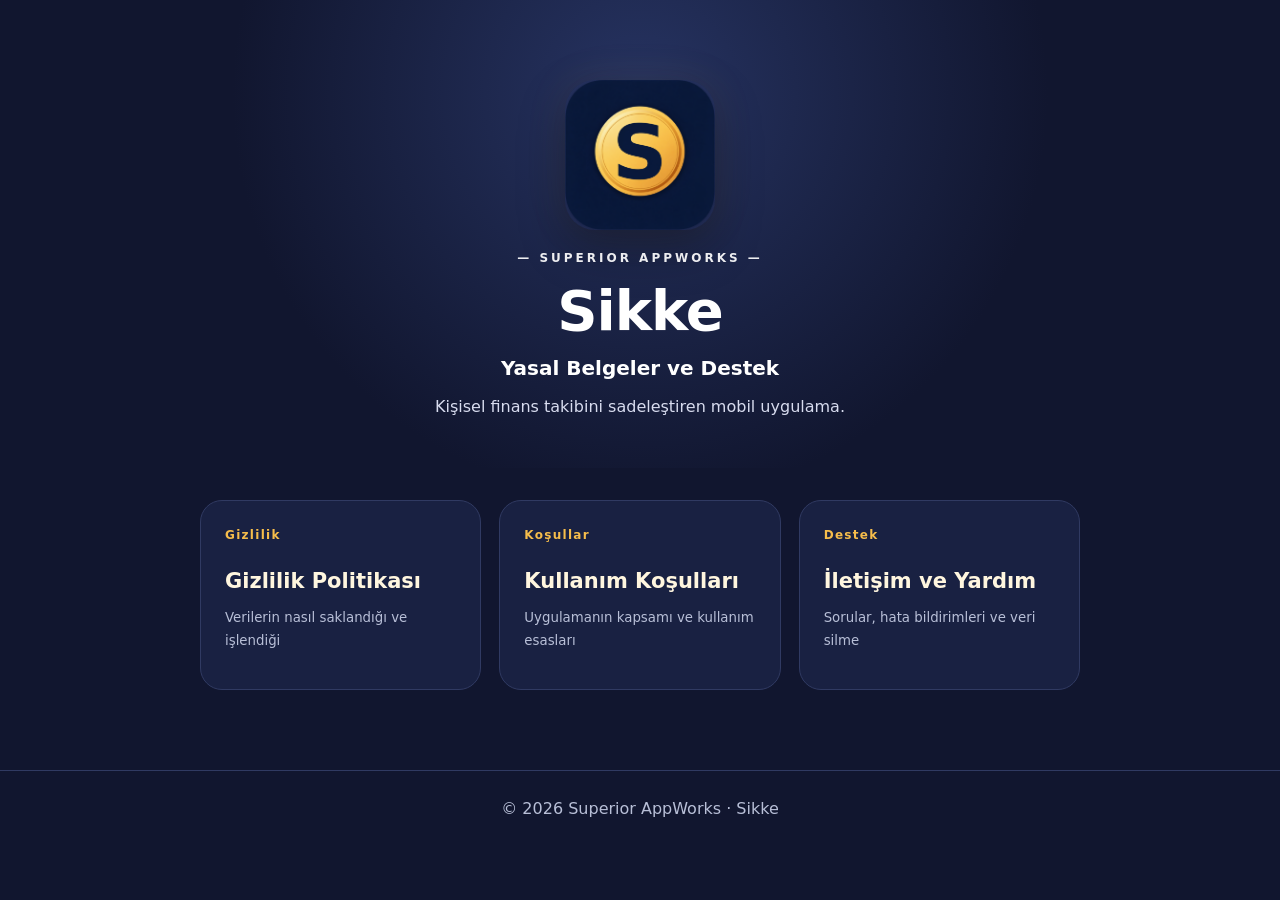
<file: index.html>
<!doctype html>
<html lang="tr">
<head>
  <meta charset="utf-8">
  <meta name="viewport" content="width=device-width,initial-scale=1">
  <meta name="description" content="Sikke uygulaması yasal belgeleri ve destek merkezi">
  <title>Sikke — Yasal Belgeler ve Destek</title>
  <link rel="icon" type="image/png" href="sikke-icon.png?v=2">
  <link rel="apple-touch-icon" href="sikke-icon.png?v=2">
  <meta name="theme-color" content="#11162f">
  <link rel="stylesheet" href="style.css">
</head>
<body>
  <header class="hero">

    <img
      class="hero-icon"
      src="sikke-icon.png"
      alt="Sikke uygulama simgesi"
    >

    <p class="brand">— SUPERIOR APPWORKS —</p>

    <h1>Sikke</h1>

    <p class="hero-title">
      Yasal Belgeler ve Destek
    </p>

    <p class="hero-description">
      Kişisel finans takibini sadeleştiren mobil uygulama.
    </p>

  </header>
  <main class="cards">
    <a class="card" href="privacy.html"><span>Gizlilik</span><strong>Gizlilik Politikası</strong><small>Verilerin nasıl saklandığı ve işlendiği</small></a>
    <a class="card" href="terms.html"><span>Koşullar</span><strong>Kullanım Koşulları</strong><small>Uygulamanın kapsamı ve kullanım esasları</small></a>
    <a class="card" href="support.html"><span>Destek</span><strong>İletişim ve Yardım</strong><small>Sorular, hata bildirimleri ve veri silme</small></a>
  </main>
  <footer>© 2026 Superior AppWorks · Sikke</footer>
</body>
</html>
</file>
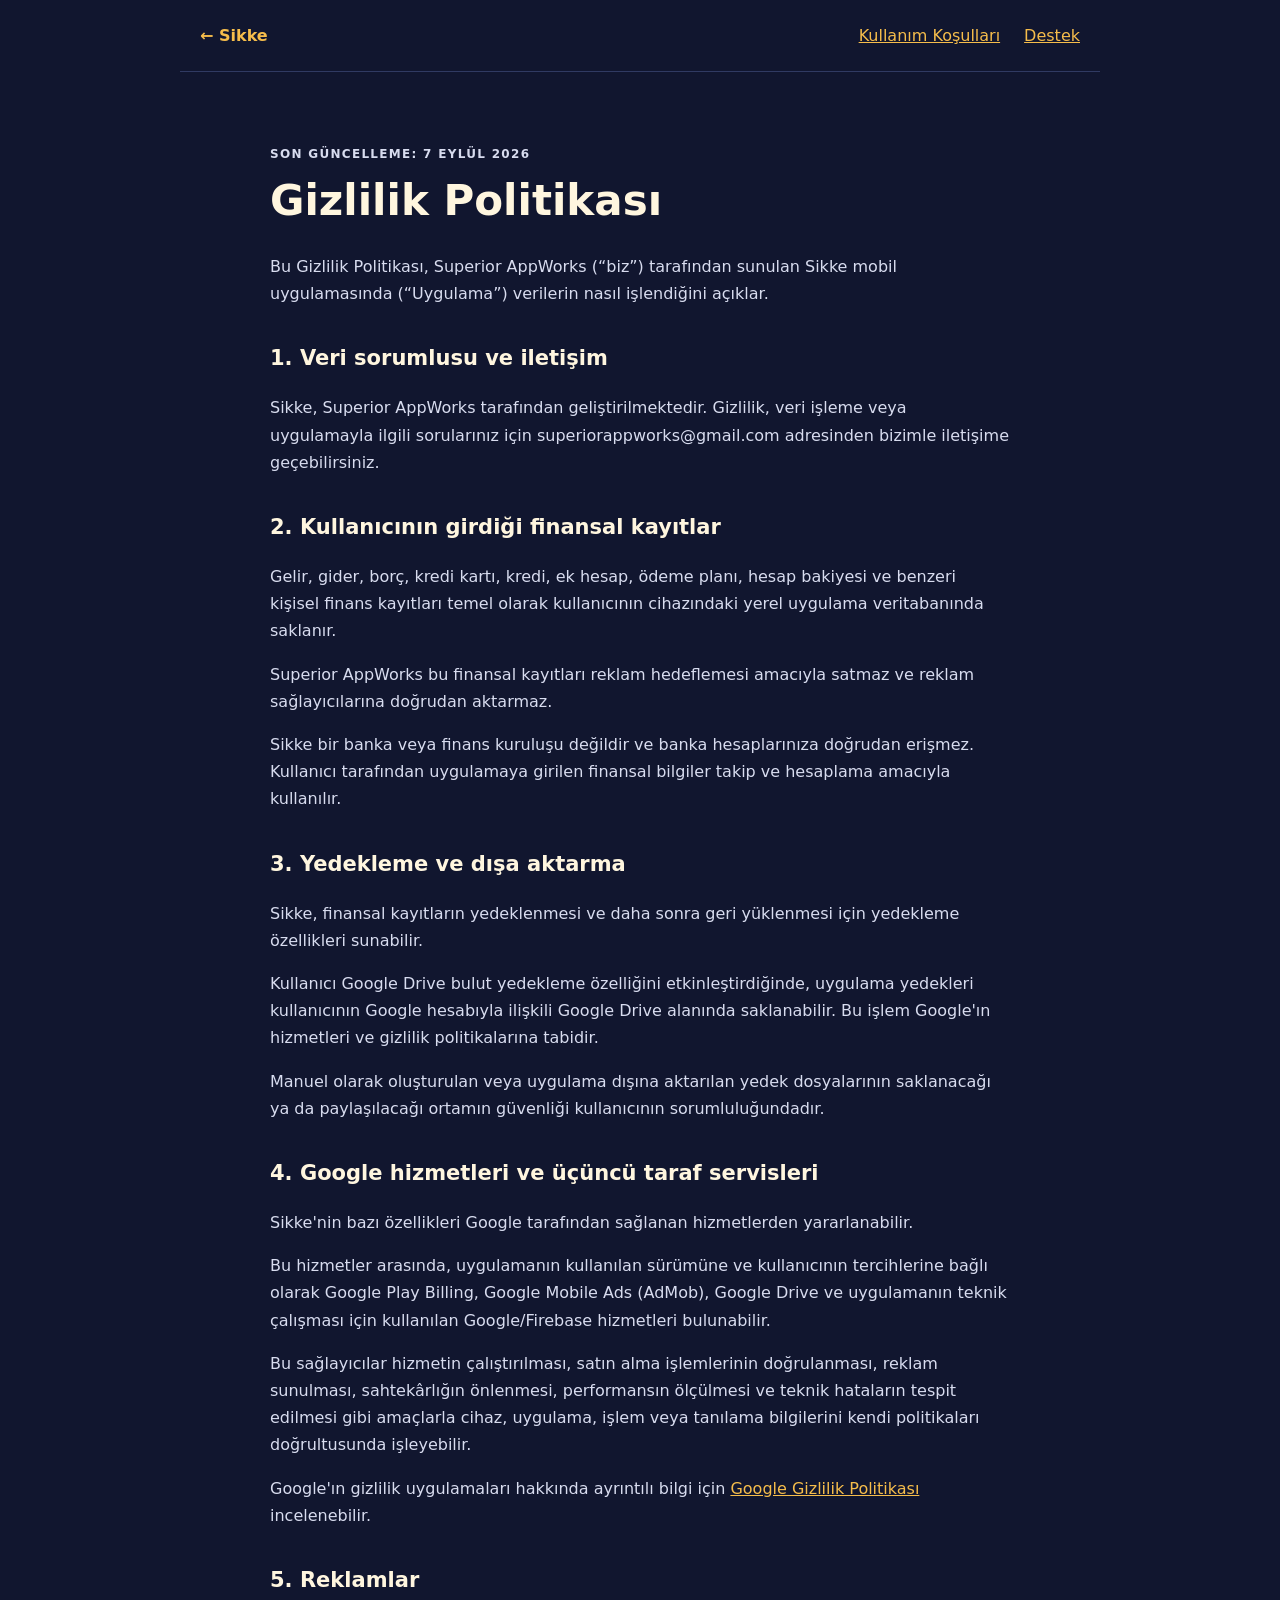
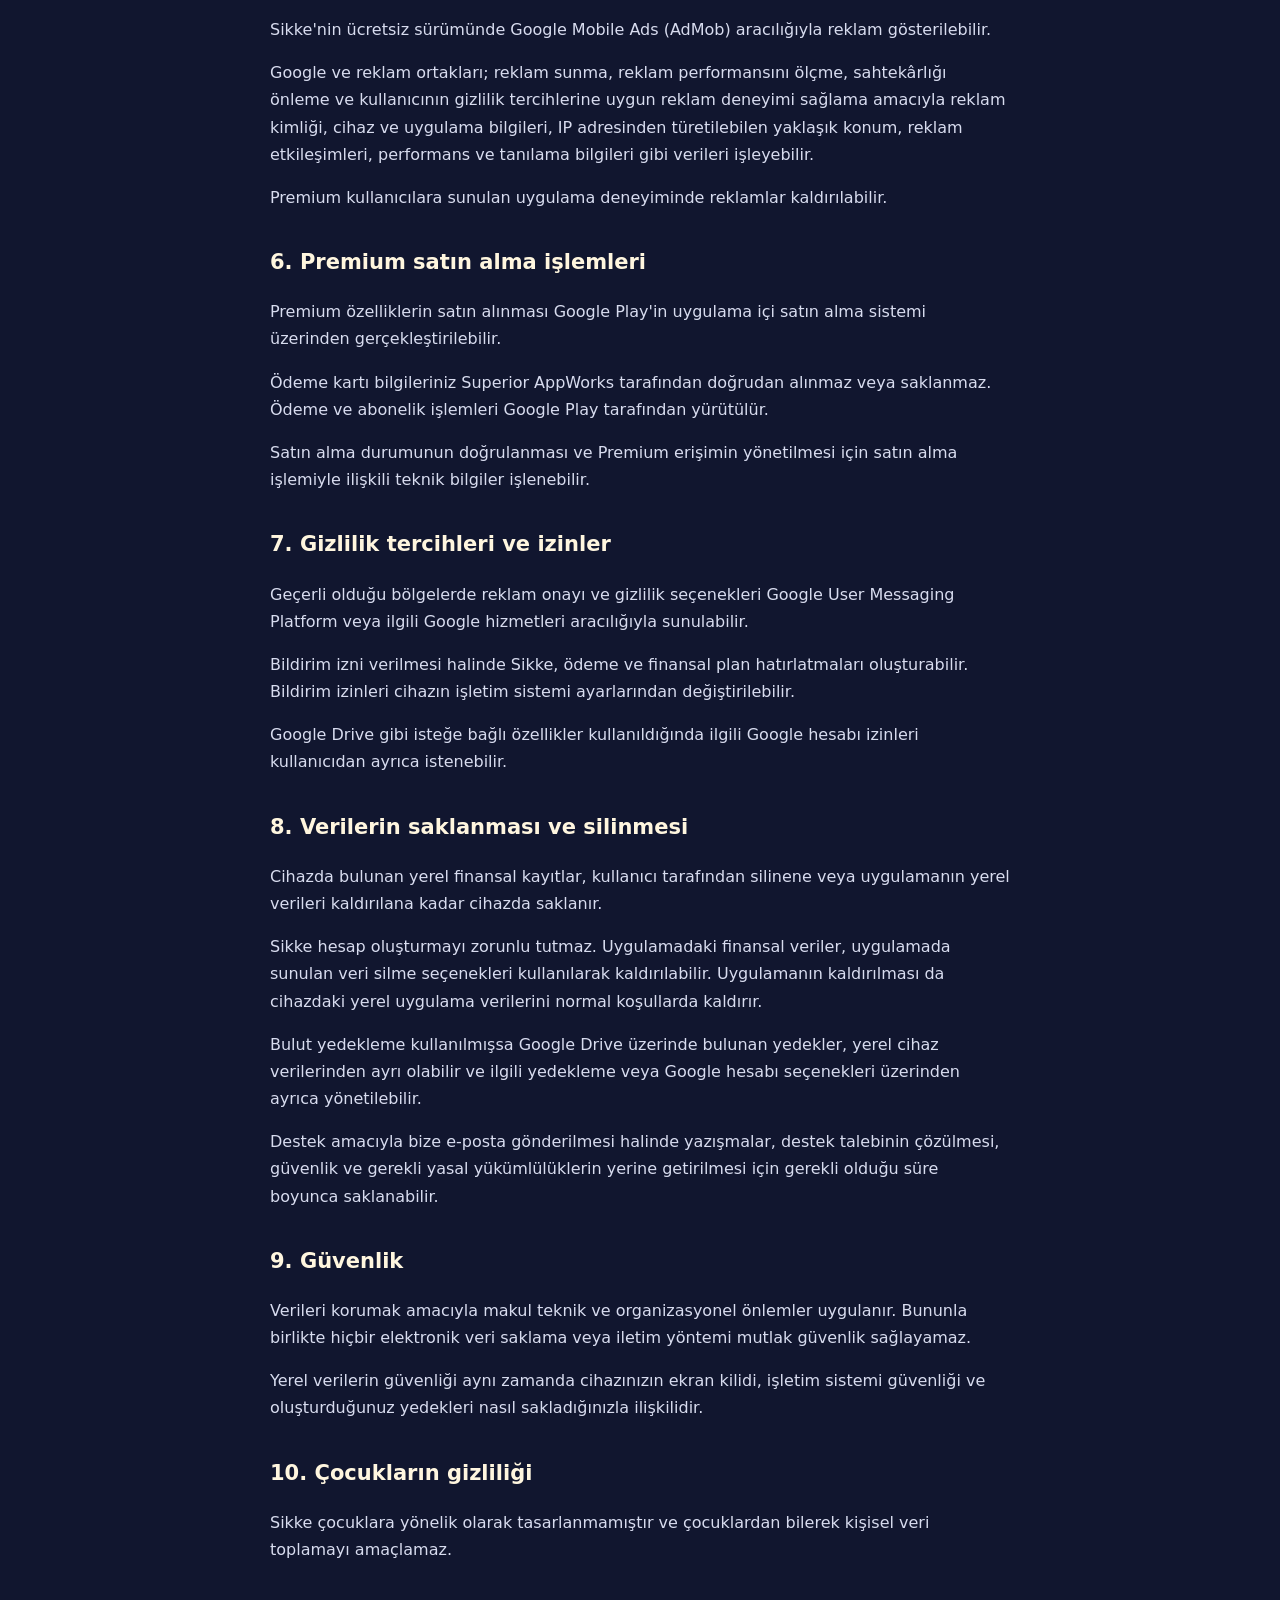
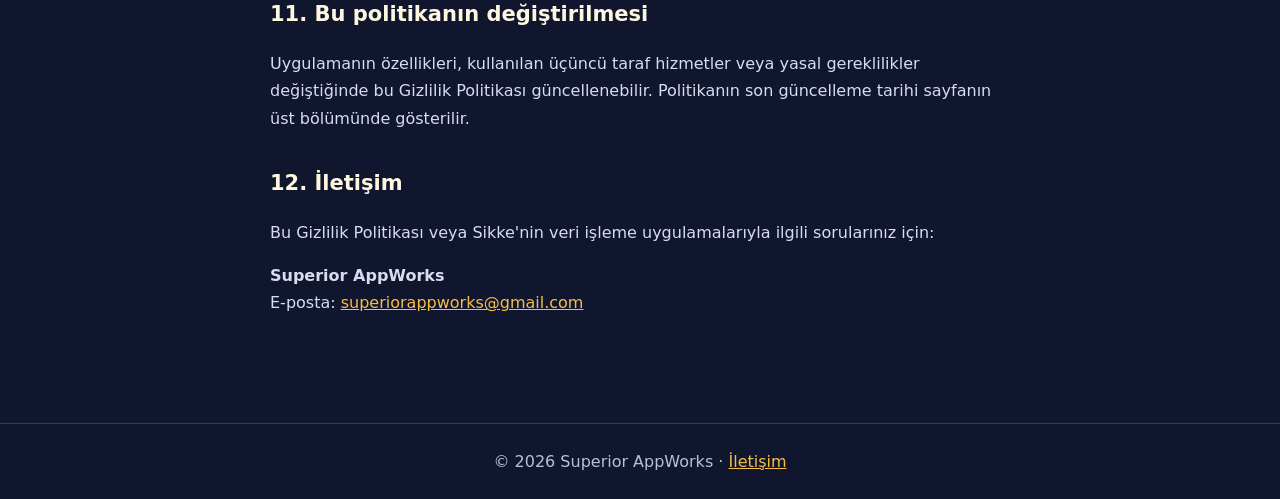
<file: privacy.html>
<!doctype html>
<html lang="tr">
  <head>
    <link rel="icon" type="image/png" href="sikke-icon.png?v=2">
    <link rel="apple-touch-icon" href="sikke-icon.png?v=2">
    <meta name="theme-color" content="#11162f"><meta charset="utf-8"><meta name="viewport" content="width=device-width,initial-scale=1"><title>Sikke Gizlilik Politikası</title><link rel="stylesheet" href="style.css">
  </head>
<body><nav><a href="index.html">← Sikke</a><a href="terms.html">Kullanım Koşulları</a><a href="support.html">Destek</a></nav>
<main class="document">
  <p class="eyebrow">SON GÜNCELLEME: 7 EYLÜL 2026</p>

<h1>Gizlilik Politikası</h1>

<p>
Bu Gizlilik Politikası, Superior AppWorks (“biz”) tarafından sunulan
Sikke mobil uygulamasında (“Uygulama”) verilerin nasıl işlendiğini açıklar.
</p>

<h2>1. Veri sorumlusu ve iletişim</h2>

<p>
Sikke, Superior AppWorks tarafından geliştirilmektedir.
Gizlilik, veri işleme veya uygulamayla ilgili sorularınız için
superiorappworks@gmail.com adresinden bizimle iletişime geçebilirsiniz.
</p>

<h2>2. Kullanıcının girdiği finansal kayıtlar</h2>

<p>
Gelir, gider, borç, kredi kartı, kredi, ek hesap, ödeme planı,
hesap bakiyesi ve benzeri kişisel finans kayıtları temel olarak
kullanıcının cihazındaki yerel uygulama veritabanında saklanır.
</p>

<p>
Superior AppWorks bu finansal kayıtları reklam hedeflemesi amacıyla
satmaz ve reklam sağlayıcılarına doğrudan aktarmaz.
</p>

<p>
Sikke bir banka veya finans kuruluşu değildir ve banka hesaplarınıza
doğrudan erişmez. Kullanıcı tarafından uygulamaya girilen finansal
bilgiler takip ve hesaplama amacıyla kullanılır.
</p>

<h2>3. Yedekleme ve dışa aktarma</h2>

<p>
Sikke, finansal kayıtların yedeklenmesi ve daha sonra geri yüklenmesi
için yedekleme özellikleri sunabilir.
</p>

<p>
Kullanıcı Google Drive bulut yedekleme özelliğini etkinleştirdiğinde,
uygulama yedekleri kullanıcının Google hesabıyla ilişkili Google Drive
alanında saklanabilir. Bu işlem Google'ın hizmetleri ve gizlilik
politikalarına tabidir.
</p>

<p>
Manuel olarak oluşturulan veya uygulama dışına aktarılan yedek
dosyalarının saklanacağı ya da paylaşılacağı ortamın güvenliği
kullanıcının sorumluluğundadır.
</p>

<h2>4. Google hizmetleri ve üçüncü taraf servisleri</h2>

<p>
Sikke'nin bazı özellikleri Google tarafından sağlanan hizmetlerden
yararlanabilir.
</p>

<p>
Bu hizmetler arasında, uygulamanın kullanılan sürümüne ve kullanıcının
tercihlerine bağlı olarak Google Play Billing, Google Mobile Ads
(AdMob), Google Drive ve uygulamanın teknik çalışması için kullanılan
Google/Firebase hizmetleri bulunabilir.
</p>

<p>
Bu sağlayıcılar hizmetin çalıştırılması, satın alma işlemlerinin
doğrulanması, reklam sunulması, sahtekârlığın önlenmesi, performansın
ölçülmesi ve teknik hataların tespit edilmesi gibi amaçlarla cihaz,
uygulama, işlem veya tanılama bilgilerini kendi politikaları
doğrultusunda işleyebilir.
</p>

<p>
Google'ın gizlilik uygulamaları hakkında ayrıntılı bilgi için
<a href="https://policies.google.com/privacy" target="_blank"
rel="noopener noreferrer">Google Gizlilik Politikası</a>
incelenebilir.
</p>

<h2>5. Reklamlar</h2>

<p>
Sikke'nin ücretsiz sürümünde Google Mobile Ads (AdMob) aracılığıyla
reklam gösterilebilir.
</p>

<p>
Google ve reklam ortakları; reklam sunma, reklam performansını ölçme,
sahtekârlığı önleme ve kullanıcının gizlilik tercihlerine uygun reklam
deneyimi sağlama amacıyla reklam kimliği, cihaz ve uygulama bilgileri,
IP adresinden türetilebilen yaklaşık konum, reklam etkileşimleri,
performans ve tanılama bilgileri gibi verileri işleyebilir.
</p>

<p>
Premium kullanıcılara sunulan uygulama deneyiminde reklamlar
kaldırılabilir.
</p>

<h2>6. Premium satın alma işlemleri</h2>

<p>
Premium özelliklerin satın alınması Google Play'in uygulama içi satın
alma sistemi üzerinden gerçekleştirilebilir.
</p>

<p>
Ödeme kartı bilgileriniz Superior AppWorks tarafından doğrudan
alınmaz veya saklanmaz. Ödeme ve abonelik işlemleri Google Play
tarafından yürütülür.
</p>

<p>
Satın alma durumunun doğrulanması ve Premium erişimin yönetilmesi için
satın alma işlemiyle ilişkili teknik bilgiler işlenebilir.
</p>

<h2>7. Gizlilik tercihleri ve izinler</h2>

<p>
Geçerli olduğu bölgelerde reklam onayı ve gizlilik seçenekleri
Google User Messaging Platform veya ilgili Google hizmetleri
aracılığıyla sunulabilir.
</p>

<p>
Bildirim izni verilmesi halinde Sikke, ödeme ve finansal plan
hatırlatmaları oluşturabilir. Bildirim izinleri cihazın işletim sistemi
ayarlarından değiştirilebilir.
</p>

<p>
Google Drive gibi isteğe bağlı özellikler kullanıldığında ilgili
Google hesabı izinleri kullanıcıdan ayrıca istenebilir.
</p>

<h2>8. Verilerin saklanması ve silinmesi</h2>

<p>
Cihazda bulunan yerel finansal kayıtlar, kullanıcı tarafından
silinene veya uygulamanın yerel verileri kaldırılana kadar cihazda
saklanır.
</p>

<p>
Sikke hesap oluşturmayı zorunlu tutmaz. Uygulamadaki finansal veriler,
uygulamada sunulan veri silme seçenekleri kullanılarak kaldırılabilir.
Uygulamanın kaldırılması da cihazdaki yerel uygulama verilerini
normal koşullarda kaldırır.
</p>

<p>
Bulut yedekleme kullanılmışsa Google Drive üzerinde bulunan yedekler,
yerel cihaz verilerinden ayrı olabilir ve ilgili yedekleme veya Google
hesabı seçenekleri üzerinden ayrıca yönetilebilir.
</p>

<p>
Destek amacıyla bize e-posta gönderilmesi halinde yazışmalar, destek
talebinin çözülmesi, güvenlik ve gerekli yasal yükümlülüklerin yerine
getirilmesi için gerekli olduğu süre boyunca saklanabilir.
</p>

<h2>9. Güvenlik</h2>

<p>
Verileri korumak amacıyla makul teknik ve organizasyonel önlemler
uygulanır. Bununla birlikte hiçbir elektronik veri saklama veya
iletim yöntemi mutlak güvenlik sağlayamaz.
</p>

<p>
Yerel verilerin güvenliği aynı zamanda cihazınızın ekran kilidi,
işletim sistemi güvenliği ve oluşturduğunuz yedekleri nasıl
sakladığınızla ilişkilidir.
</p>

<h2>10. Çocukların gizliliği</h2>

<p>
Sikke çocuklara yönelik olarak tasarlanmamıştır ve çocuklardan bilerek
kişisel veri toplamayı amaçlamaz.
</p>

<h2>11. Bu politikanın değiştirilmesi</h2>

<p>
Uygulamanın özellikleri, kullanılan üçüncü taraf hizmetler veya yasal
gereklilikler değiştiğinde bu Gizlilik Politikası güncellenebilir.
Politikanın son güncelleme tarihi sayfanın üst bölümünde gösterilir.
</p>

<h2>12. İletişim</h2>

<p>
Bu Gizlilik Politikası veya Sikke'nin veri işleme uygulamalarıyla
ilgili sorularınız için:
</p>

<p>
<strong>Superior AppWorks</strong><br>
E-posta:
<a href="mailto:superiorappworks@gmail.com">
superiorappworks@gmail.com
</a>
</p>
</main><footer>© 2026 Superior AppWorks · <a href="support.html">İletişim</a></footer></body></html>
</file>
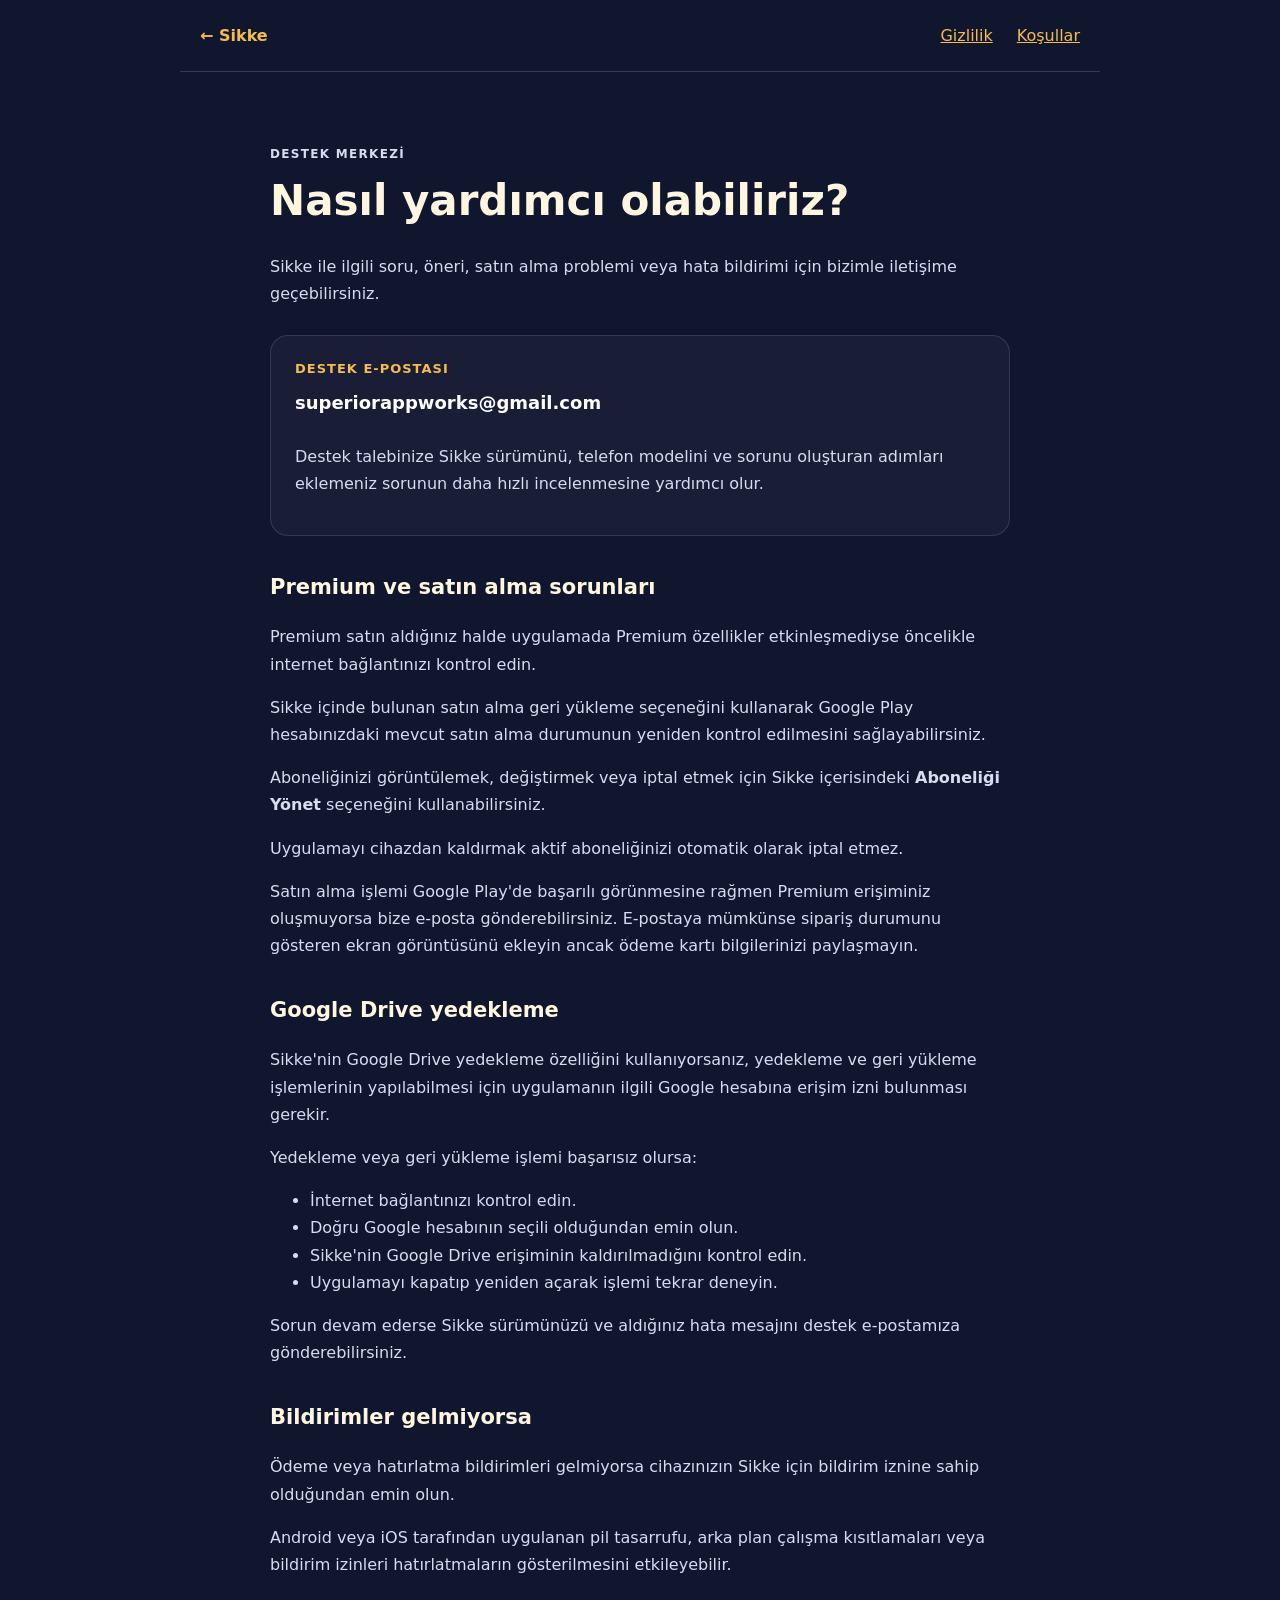
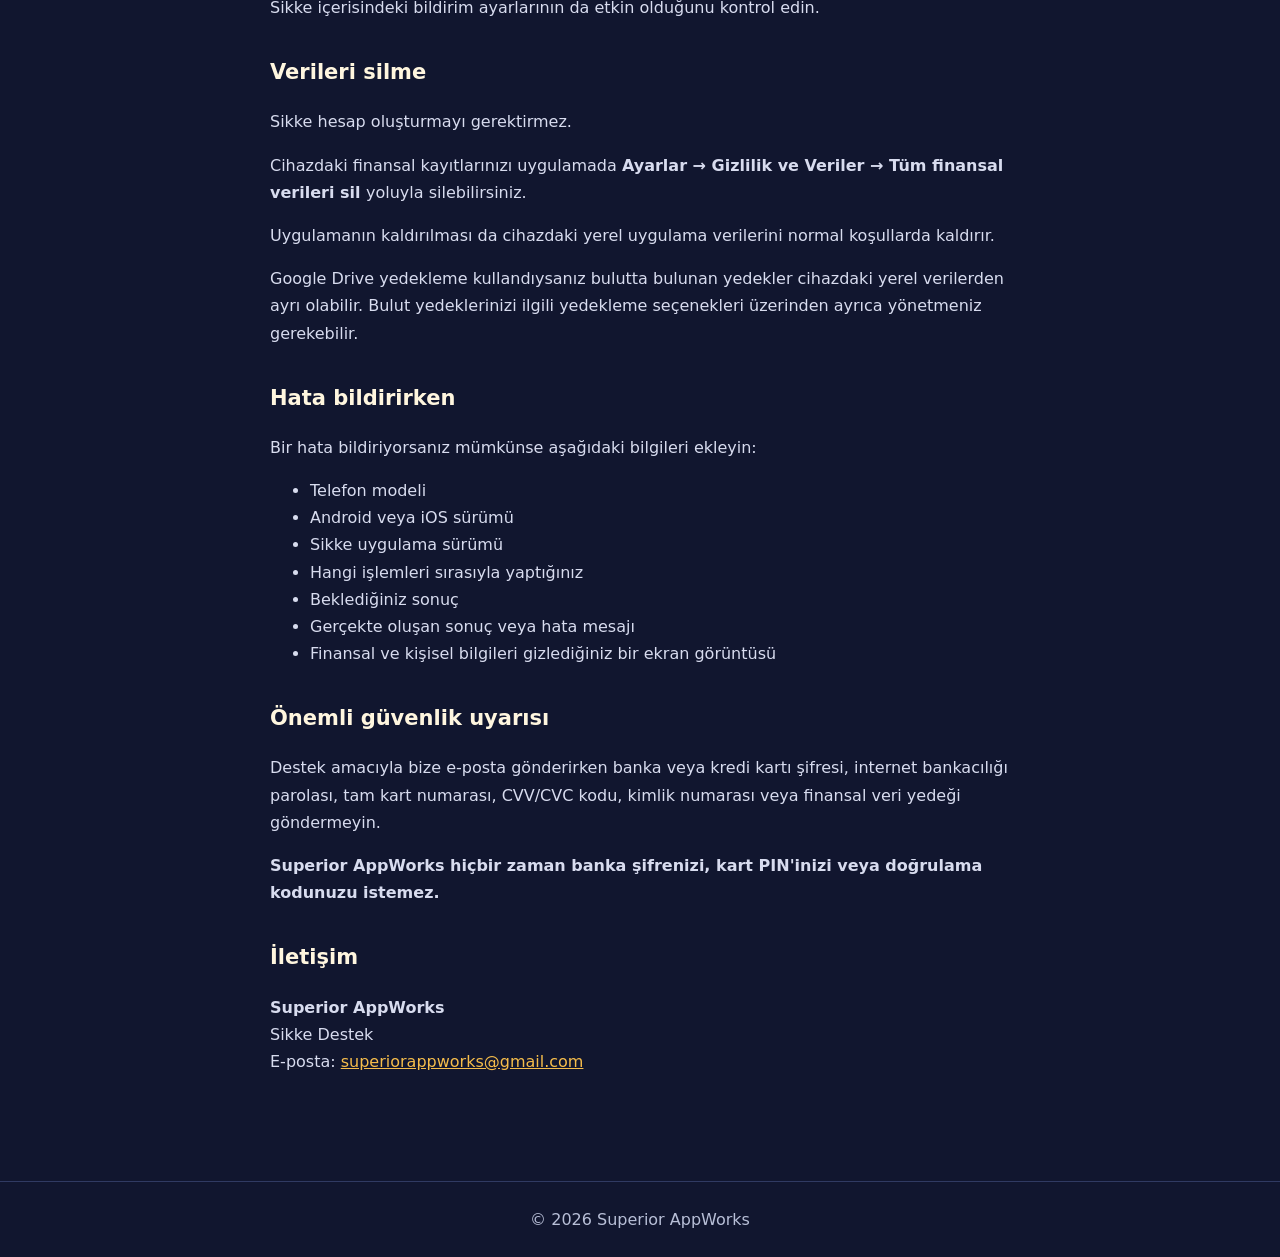
<file: support.html>
<!doctype html>
<html lang="tr">
  <head>
    <meta charset="utf-8"><meta name="viewport" content="width=device-width,initial-scale=1"><title>Sikke Destek</title><link rel="stylesheet" href="style.css">
    <link rel="icon" type="image/png" href="sikke-icon.png?v=2">
    <link rel="apple-touch-icon" href="sikke-icon.png?v=2">
    <meta name="theme-color" content="#11162f">
  </head>
<body><nav><a href="index.html">← Sikke</a><a href="privacy.html">Gizlilik</a><a href="terms.html">Koşullar</a></nav>
<main class="document"><p class="eyebrow">DESTEK MERKEZİ</p>

<h1>Nasıl yardımcı olabiliriz?</h1>

<p>
Sikke ile ilgili soru, öneri, satın alma problemi veya hata bildirimi
için bizimle iletişime geçebilirsiniz.
</p>

<div class="support-box">
  <strong>Destek e-postası</strong>
  <a href="mailto:superiorappworks@gmail.com">
    superiorappworks@gmail.com
  </a>

  <p>
    Destek talebinize Sikke sürümünü, telefon modelini ve sorunu
    oluşturan adımları eklemeniz sorunun daha hızlı incelenmesine
    yardımcı olur.
  </p>
</div>


<h2>Premium ve satın alma sorunları</h2>

<p>
Premium satın aldığınız halde uygulamada Premium özellikler
etkinleşmediyse öncelikle internet bağlantınızı kontrol edin.
</p>

<p>
Sikke içinde bulunan satın alma geri yükleme seçeneğini kullanarak
Google Play hesabınızdaki mevcut satın alma durumunun yeniden
kontrol edilmesini sağlayabilirsiniz.
</p>

<p>
Aboneliğinizi görüntülemek, değiştirmek veya iptal etmek için
Sikke içerisindeki <strong>Aboneliği Yönet</strong> seçeneğini
kullanabilirsiniz.
</p>

<p>
Uygulamayı cihazdan kaldırmak aktif aboneliğinizi otomatik olarak
iptal etmez.
</p>

<p>
Satın alma işlemi Google Play'de başarılı görünmesine rağmen
Premium erişiminiz oluşmuyorsa bize e-posta gönderebilirsiniz.
E-postaya mümkünse sipariş durumunu gösteren ekran görüntüsünü
ekleyin ancak ödeme kartı bilgilerinizi paylaşmayın.
</p>


<h2>Google Drive yedekleme</h2>

<p>
Sikke'nin Google Drive yedekleme özelliğini kullanıyorsanız,
yedekleme ve geri yükleme işlemlerinin yapılabilmesi için
uygulamanın ilgili Google hesabına erişim izni bulunması gerekir.
</p>

<p>
Yedekleme veya geri yükleme işlemi başarısız olursa:
</p>

<ul>
  <li>İnternet bağlantınızı kontrol edin.</li>
  <li>Doğru Google hesabının seçili olduğundan emin olun.</li>
  <li>Sikke'nin Google Drive erişiminin kaldırılmadığını kontrol edin.</li>
  <li>Uygulamayı kapatıp yeniden açarak işlemi tekrar deneyin.</li>
</ul>

<p>
Sorun devam ederse Sikke sürümünüzü ve aldığınız hata mesajını
destek e-postamıza gönderebilirsiniz.
</p>


<h2>Bildirimler gelmiyorsa</h2>

<p>
Ödeme veya hatırlatma bildirimleri gelmiyorsa cihazınızın
Sikke için bildirim iznine sahip olduğundan emin olun.
</p>

<p>
Android veya iOS tarafından uygulanan pil tasarrufu, arka plan
çalışma kısıtlamaları veya bildirim izinleri hatırlatmaların
gösterilmesini etkileyebilir.
</p>

<p>
Sikke içerisindeki bildirim ayarlarının da etkin olduğunu kontrol edin.
</p>


<h2>Verileri silme</h2>

<p>
Sikke hesap oluşturmayı gerektirmez.
</p>

<p>
Cihazdaki finansal kayıtlarınızı uygulamada
<strong>
Ayarlar → Gizlilik ve Veriler → Tüm finansal verileri sil
</strong>
yoluyla silebilirsiniz.
</p>

<p>
Uygulamanın kaldırılması da cihazdaki yerel uygulama verilerini
normal koşullarda kaldırır.
</p>

<p>
Google Drive yedekleme kullandıysanız bulutta bulunan yedekler
cihazdaki yerel verilerden ayrı olabilir. Bulut yedeklerinizi
ilgili yedekleme seçenekleri üzerinden ayrıca yönetmeniz gerekebilir.
</p>


<h2>Hata bildirirken</h2>

<p>
Bir hata bildiriyorsanız mümkünse aşağıdaki bilgileri ekleyin:
</p>

<ul>
  <li>Telefon modeli</li>
  <li>Android veya iOS sürümü</li>
  <li>Sikke uygulama sürümü</li>
  <li>Hangi işlemleri sırasıyla yaptığınız</li>
  <li>Beklediğiniz sonuç</li>
  <li>Gerçekte oluşan sonuç veya hata mesajı</li>
  <li>
    Finansal ve kişisel bilgileri gizlediğiniz bir ekran görüntüsü
  </li>
</ul>


<h2>Önemli güvenlik uyarısı</h2>

<p>
Destek amacıyla bize e-posta gönderirken banka veya kredi kartı
şifresi, internet bankacılığı parolası, tam kart numarası, CVV/CVC
kodu, kimlik numarası veya finansal veri yedeği göndermeyin.
</p>

<p>
<strong>
Superior AppWorks hiçbir zaman banka şifrenizi, kart PIN'inizi
veya doğrulama kodunuzu istemez.
</strong>
</p>


<h2>İletişim</h2>

<p>
<strong>Superior AppWorks</strong><br>
Sikke Destek<br>
E-posta:
<a href="mailto:superiorappworks@gmail.com">
  superiorappworks@gmail.com
</a>
</p>
</main><footer>© 2026 Superior AppWorks</footer></body></html>
</file>
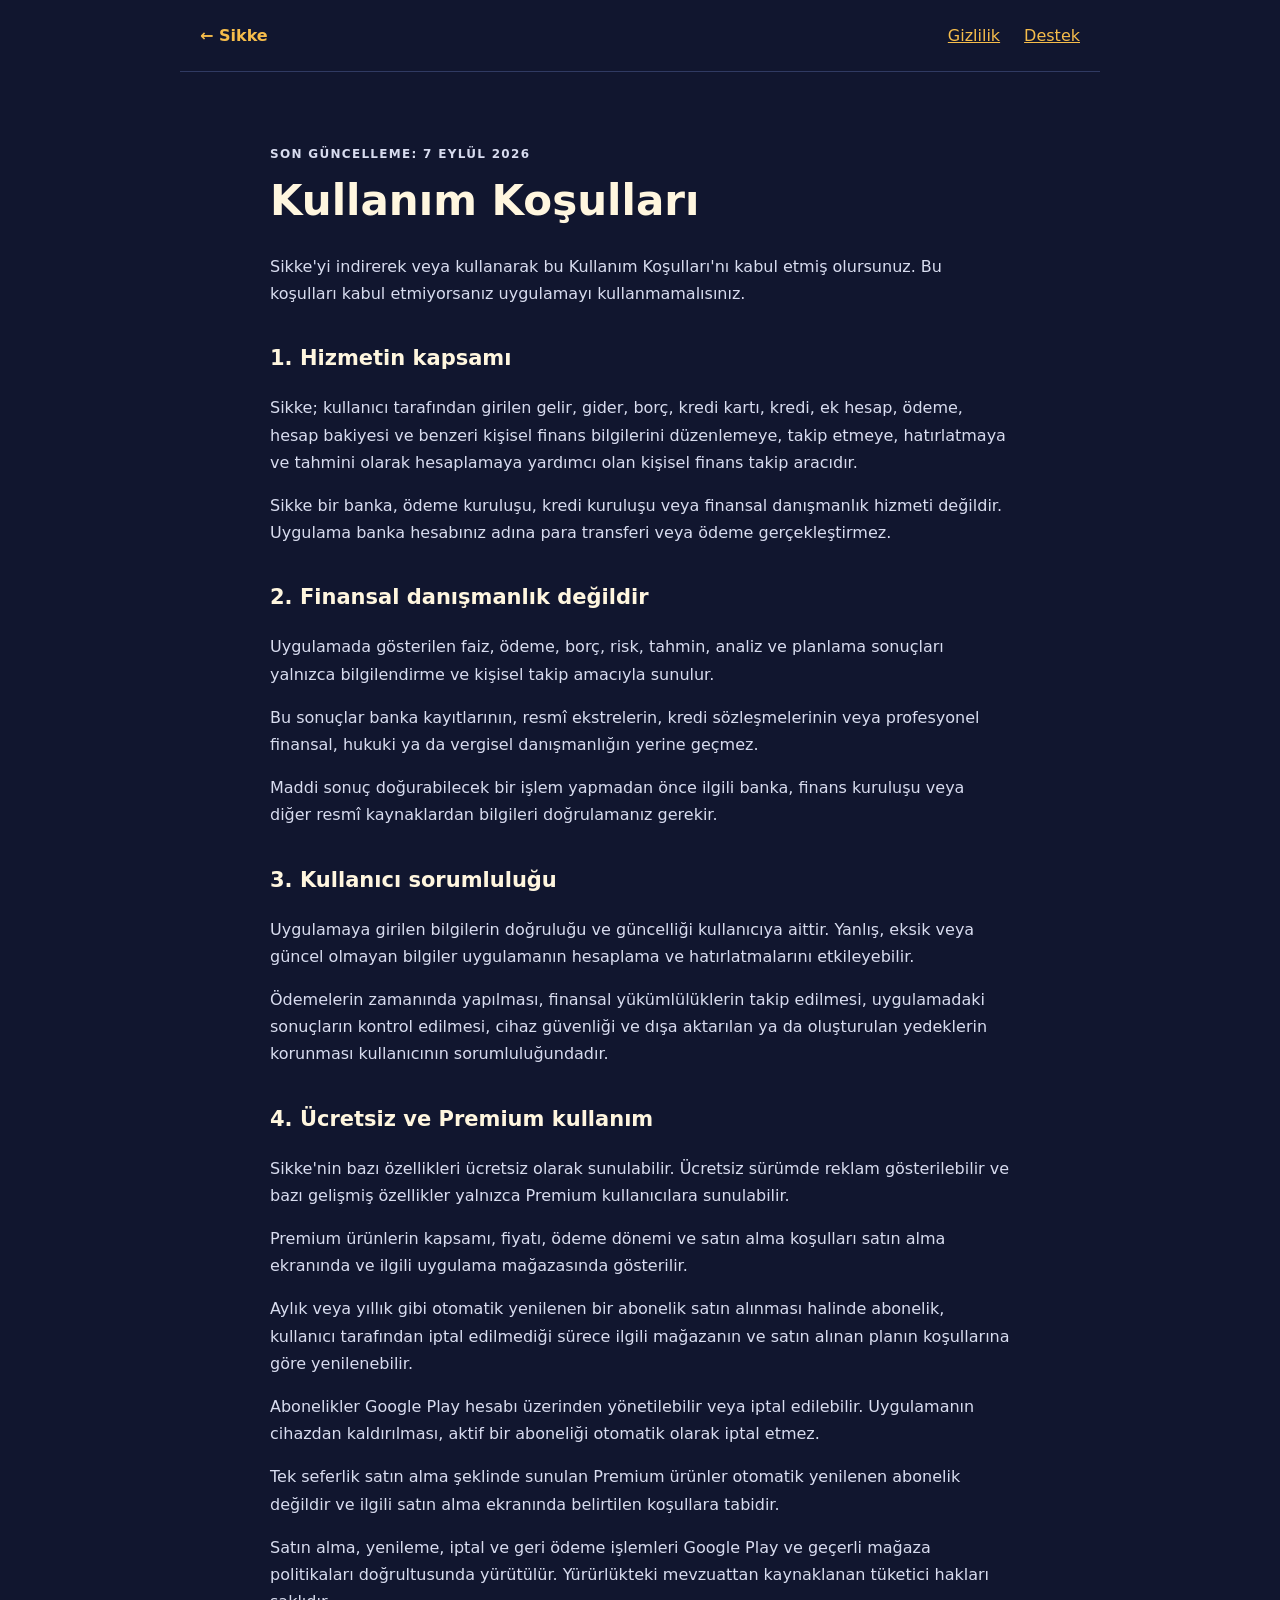
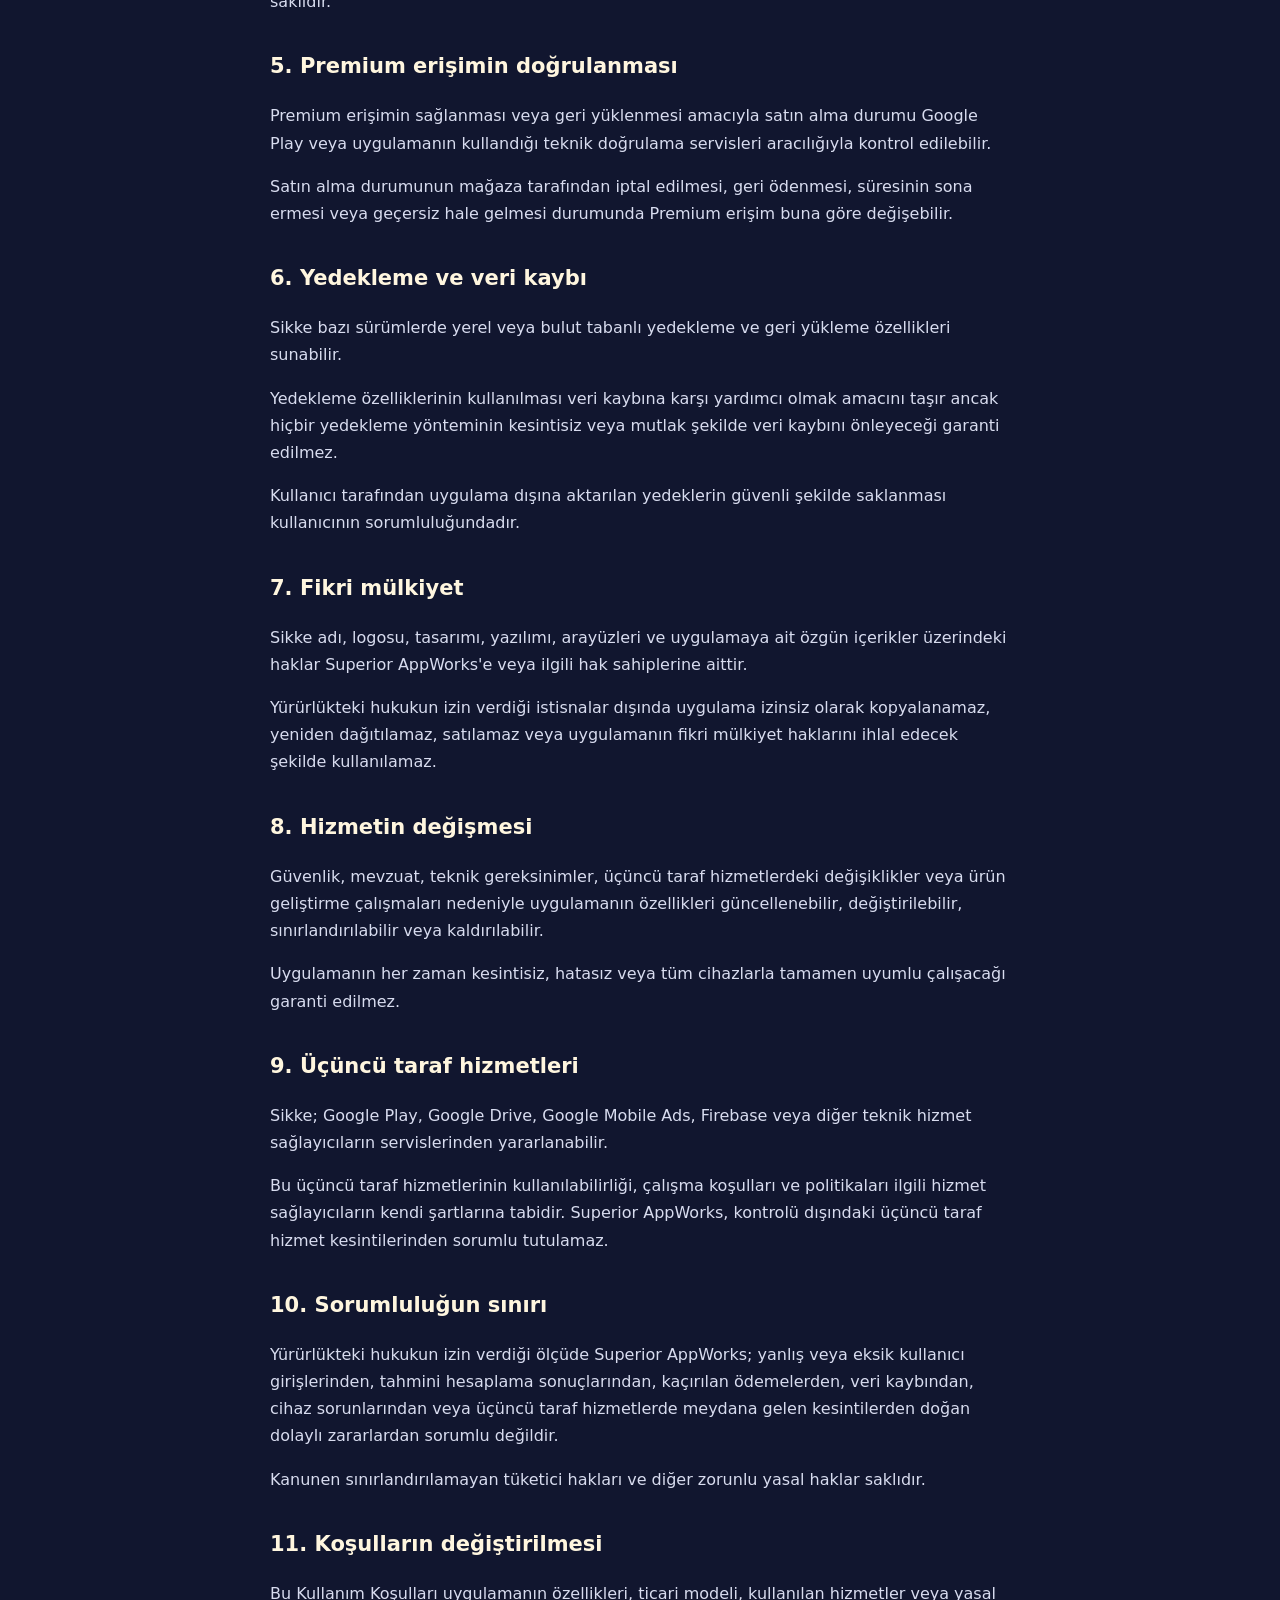
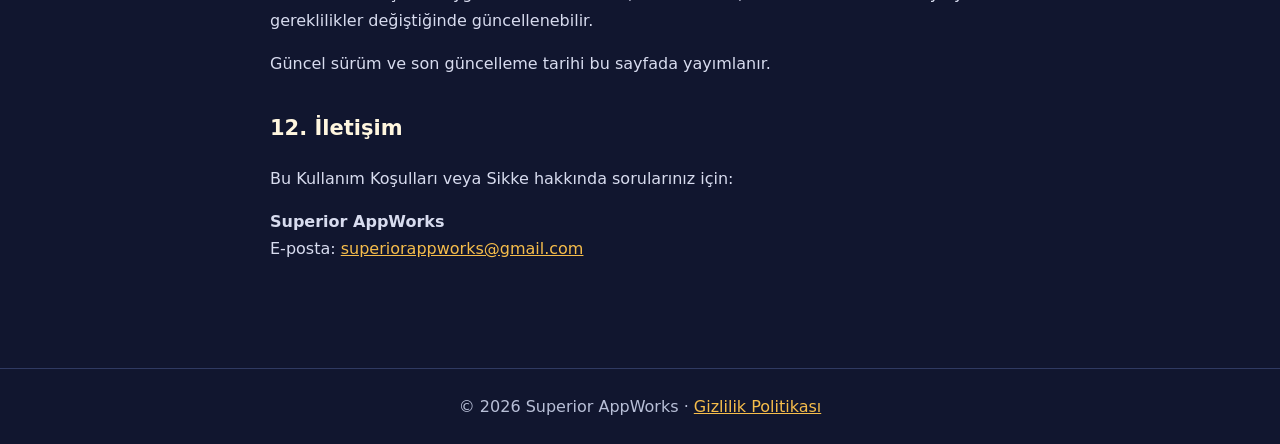
<file: terms.html>
<!doctype html>
<html lang="tr">
  <head><meta charset="utf-8"><meta name="viewport" content="width=device-width,initial-scale=1"><title>Sikke Kullanım Koşulları</title><link rel="stylesheet" href="style.css">
    <link rel="icon" type="image/png" href="sikke-icon.png?v=2">
    <link rel="apple-touch-icon" href="sikke-icon.png?v=2">
    <meta name="theme-color" content="#11162f">
  </head>
<body><nav><a href="index.html">← Sikke</a><a href="privacy.html">Gizlilik</a><a href="support.html">Destek</a></nav>
<main class="document">
  <p class="eyebrow">SON GÜNCELLEME: 7 EYLÜL 2026</p>

<h1>Kullanım Koşulları</h1>

<p>
Sikke'yi indirerek veya kullanarak bu Kullanım Koşulları'nı kabul etmiş
olursunuz. Bu koşulları kabul etmiyorsanız uygulamayı kullanmamalısınız.
</p>

<h2>1. Hizmetin kapsamı</h2>

<p>
Sikke; kullanıcı tarafından girilen gelir, gider, borç, kredi kartı,
kredi, ek hesap, ödeme, hesap bakiyesi ve benzeri kişisel finans
bilgilerini düzenlemeye, takip etmeye, hatırlatmaya ve tahmini olarak
hesaplamaya yardımcı olan kişisel finans takip aracıdır.
</p>

<p>
Sikke bir banka, ödeme kuruluşu, kredi kuruluşu veya finansal danışmanlık
hizmeti değildir. Uygulama banka hesabınız adına para transferi veya
ödeme gerçekleştirmez.
</p>

<h2>2. Finansal danışmanlık değildir</h2>

<p>
Uygulamada gösterilen faiz, ödeme, borç, risk, tahmin, analiz ve
planlama sonuçları yalnızca bilgilendirme ve kişisel takip amacıyla
sunulur.
</p>

<p>
Bu sonuçlar banka kayıtlarının, resmî ekstrelerin, kredi sözleşmelerinin
veya profesyonel finansal, hukuki ya da vergisel danışmanlığın yerine
geçmez.
</p>

<p>
Maddi sonuç doğurabilecek bir işlem yapmadan önce ilgili banka,
finans kuruluşu veya diğer resmî kaynaklardan bilgileri doğrulamanız
gerekir.
</p>

<h2>3. Kullanıcı sorumluluğu</h2>

<p>
Uygulamaya girilen bilgilerin doğruluğu ve güncelliği kullanıcıya aittir.
Yanlış, eksik veya güncel olmayan bilgiler uygulamanın hesaplama ve
hatırlatmalarını etkileyebilir.
</p>

<p>
Ödemelerin zamanında yapılması, finansal yükümlülüklerin takip edilmesi,
uygulamadaki sonuçların kontrol edilmesi, cihaz güvenliği ve dışa
aktarılan ya da oluşturulan yedeklerin korunması kullanıcının
sorumluluğundadır.
</p>

<h2>4. Ücretsiz ve Premium kullanım</h2>

<p>
Sikke'nin bazı özellikleri ücretsiz olarak sunulabilir. Ücretsiz sürümde
reklam gösterilebilir ve bazı gelişmiş özellikler yalnızca Premium
kullanıcılara sunulabilir.
</p>

<p>
Premium ürünlerin kapsamı, fiyatı, ödeme dönemi ve satın alma koşulları
satın alma ekranında ve ilgili uygulama mağazasında gösterilir.
</p>

<p>
Aylık veya yıllık gibi otomatik yenilenen bir abonelik satın alınması
halinde abonelik, kullanıcı tarafından iptal edilmediği sürece ilgili
mağazanın ve satın alınan planın koşullarına göre yenilenebilir.
</p>

<p>
Abonelikler Google Play hesabı üzerinden yönetilebilir veya iptal
edilebilir. Uygulamanın cihazdan kaldırılması, aktif bir aboneliği
otomatik olarak iptal etmez.
</p>

<p>
Tek seferlik satın alma şeklinde sunulan Premium ürünler otomatik
yenilenen abonelik değildir ve ilgili satın alma ekranında belirtilen
koşullara tabidir.
</p>

<p>
Satın alma, yenileme, iptal ve geri ödeme işlemleri Google Play ve
geçerli mağaza politikaları doğrultusunda yürütülür. Yürürlükteki
mevzuattan kaynaklanan tüketici hakları saklıdır.
</p>

<h2>5. Premium erişimin doğrulanması</h2>

<p>
Premium erişimin sağlanması veya geri yüklenmesi amacıyla satın alma
durumu Google Play veya uygulamanın kullandığı teknik doğrulama
servisleri aracılığıyla kontrol edilebilir.
</p>

<p>
Satın alma durumunun mağaza tarafından iptal edilmesi, geri ödenmesi,
süresinin sona ermesi veya geçersiz hale gelmesi durumunda Premium
erişim buna göre değişebilir.
</p>

<h2>6. Yedekleme ve veri kaybı</h2>

<p>
Sikke bazı sürümlerde yerel veya bulut tabanlı yedekleme ve geri yükleme
özellikleri sunabilir.
</p>

<p>
Yedekleme özelliklerinin kullanılması veri kaybına karşı yardımcı olmak
amacını taşır ancak hiçbir yedekleme yönteminin kesintisiz veya mutlak
şekilde veri kaybını önleyeceği garanti edilmez.
</p>

<p>
Kullanıcı tarafından uygulama dışına aktarılan yedeklerin güvenli şekilde
saklanması kullanıcının sorumluluğundadır.
</p>

<h2>7. Fikri mülkiyet</h2>

<p>
Sikke adı, logosu, tasarımı, yazılımı, arayüzleri ve uygulamaya ait özgün
içerikler üzerindeki haklar Superior AppWorks'e veya ilgili hak
sahiplerine aittir.
</p>

<p>
Yürürlükteki hukukun izin verdiği istisnalar dışında uygulama izinsiz
olarak kopyalanamaz, yeniden dağıtılamaz, satılamaz veya uygulamanın
fikri mülkiyet haklarını ihlal edecek şekilde kullanılamaz.
</p>

<h2>8. Hizmetin değişmesi</h2>

<p>
Güvenlik, mevzuat, teknik gereksinimler, üçüncü taraf hizmetlerdeki
değişiklikler veya ürün geliştirme çalışmaları nedeniyle uygulamanın
özellikleri güncellenebilir, değiştirilebilir, sınırlandırılabilir veya
kaldırılabilir.
</p>

<p>
Uygulamanın her zaman kesintisiz, hatasız veya tüm cihazlarla tamamen
uyumlu çalışacağı garanti edilmez.
</p>

<h2>9. Üçüncü taraf hizmetleri</h2>

<p>
Sikke; Google Play, Google Drive, Google Mobile Ads, Firebase veya diğer
teknik hizmet sağlayıcıların servislerinden yararlanabilir.
</p>

<p>
Bu üçüncü taraf hizmetlerinin kullanılabilirliği, çalışma koşulları ve
politikaları ilgili hizmet sağlayıcıların kendi şartlarına tabidir.
Superior AppWorks, kontrolü dışındaki üçüncü taraf hizmet kesintilerinden
sorumlu tutulamaz.
</p>

<h2>10. Sorumluluğun sınırı</h2>

<p>
Yürürlükteki hukukun izin verdiği ölçüde Superior AppWorks; yanlış veya
eksik kullanıcı girişlerinden, tahmini hesaplama sonuçlarından, kaçırılan
ödemelerden, veri kaybından, cihaz sorunlarından veya üçüncü taraf
hizmetlerde meydana gelen kesintilerden doğan dolaylı zararlardan
sorumlu değildir.
</p>

<p>
Kanunen sınırlandırılamayan tüketici hakları ve diğer zorunlu yasal
haklar saklıdır.
</p>

<h2>11. Koşulların değiştirilmesi</h2>

<p>
Bu Kullanım Koşulları uygulamanın özellikleri, ticari modeli, kullanılan
hizmetler veya yasal gereklilikler değiştiğinde güncellenebilir.
</p>

<p>
Güncel sürüm ve son güncelleme tarihi bu sayfada yayımlanır.
</p>

<h2>12. İletişim</h2>

<p>
Bu Kullanım Koşulları veya Sikke hakkında sorularınız için:
</p>

<p>
<strong>Superior AppWorks</strong><br>
E-posta:
<a href="mailto:superiorappworks@gmail.com">
superiorappworks@gmail.com
</a>
</p>
</main><footer>© 2026 Superior AppWorks · <a href="privacy.html">Gizlilik Politikası</a></footer></body></html>
</file>
<file: style.css>
:root{--bg:#11162f;--panel:#192142;--gold:#f6bd4b;--cream:#fff6df;--muted:#b8bfd7;--line:#303a62}*{box-sizing:border-box}body{margin:0;background:var(--bg);color:var(--cream);font:16px/1.7 system-ui,-apple-system,"Segoe UI",sans-serif}a{color:var(--gold)}nav{max-width:920px;margin:auto;padding:22px 20px;display:flex;gap:24px;border-bottom:1px solid var(--line)}nav a:first-child{margin-right:auto;text-decoration:none;font-weight:800}.hero{text-align:center;padding:80px 20px 48px;background:radial-gradient(circle at 50% 20%,#263361 0,var(--bg) 55%)}.hero h1{font-size:52px;margin:12px 0 4px}.hero p{color:var(--muted);margin:0}.brand{font-size:12px;font-weight:900;letter-spacing:2px}.cards{max-width:920px;margin:0 auto;padding:32px 20px 80px;display:grid;grid-template-columns:repeat(3,1fr);gap:18px}.card{display:flex;min-height:190px;flex-direction:column;padding:24px;border:1px solid var(--line);border-radius:22px;background:var(--panel);text-decoration:none;color:var(--cream);transition:.2s}.card:hover{transform:translateY(-3px);border-color:var(--gold)}.card span,.eyebrow{color:var(--gold);font-size:12px;font-weight:900;letter-spacing:1.3px}.card strong{font-size:21px;margin:18px 0 8px}.card small{color:var(--muted)}.document{max-width:780px;margin:0 auto;padding:60px 20px 90px}.document h1{font-size:42px;line-height:1.15;margin:10px 0 28px}.document h2{font-size:21px;margin-top:34px}.document p,.document li{color:#d8dcef}.contact{margin:32px 0;padding:24px;border-radius:20px;background:var(--panel);border:1px solid var(--line);display:flex;flex-direction:column;gap:8px}.contact a{font-size:21px;font-weight:800}.contact small{color:var(--muted)}footer{text-align:center;color:var(--muted);border-top:1px solid var(--line);padding:24px}@media(max-width:720px){.cards{grid-template-columns:1fr}.hero{padding-top:55px}.hero h1{font-size:42px}.document h1{font-size:34px}nav{gap:14px;font-size:13px}}
.hero-icon {
  width: 150px;
  height: 150px;
  object-fit: contain;
  display: block;
  margin: 0 auto 18px;
  border-radius: 30px;
  box-shadow:
    0 18px 45px rgba(0,0,0,.35),
    0 0 45px rgba(246,189,75,.08);
}

.hero .brand {
  color: #ffffff;
  font-size: 12px;
  font-weight: 900;
  letter-spacing: 3px;
  margin: 0 0 14px;
  opacity: .92;
}

.hero h1 {
  color: #ffffff;
  font-size: 56px;
  line-height: 1.05;
  margin: 8px 0 10px;
  font-weight: 850;
  letter-spacing: -1px;
}

.hero .hero-title {
  color: #ffffff;
  font-size: 20px;
  font-weight: 650;
  margin: 0 0 8px;
}

.hero .hero-description {
  color: #d8dcef;
  font-size: 16px;
  margin: 0;
}

@media(max-width:720px) {
  .hero-icon {
    width: 120px;
    height: 120px;
    border-radius: 25px;
  }

  .hero h1 {
    font-size: 44px;
  }

  .hero .hero-title {
    font-size: 18px;
  }
}
.support-box {
  margin: 28px 0;
  padding: 22px 24px;
  border: 1px solid rgba(255,255,255,.12);
  border-radius: 18px;
  background: rgba(255,255,255,.035);
}

.support-box strong {
  display: block;
  color: #f6bd4b;
  margin-bottom: 8px;
  font-size: 13px;
  text-transform: uppercase;
  letter-spacing: 1px;
}

.support-box a {
  display: inline-block;
  color: #ffffff;
  font-weight: 700;
  font-size: 18px;
  text-decoration: none;
  margin-bottom: 8px;
}

.support-box a:hover {
  color: #f6bd4b;
}
</file>
